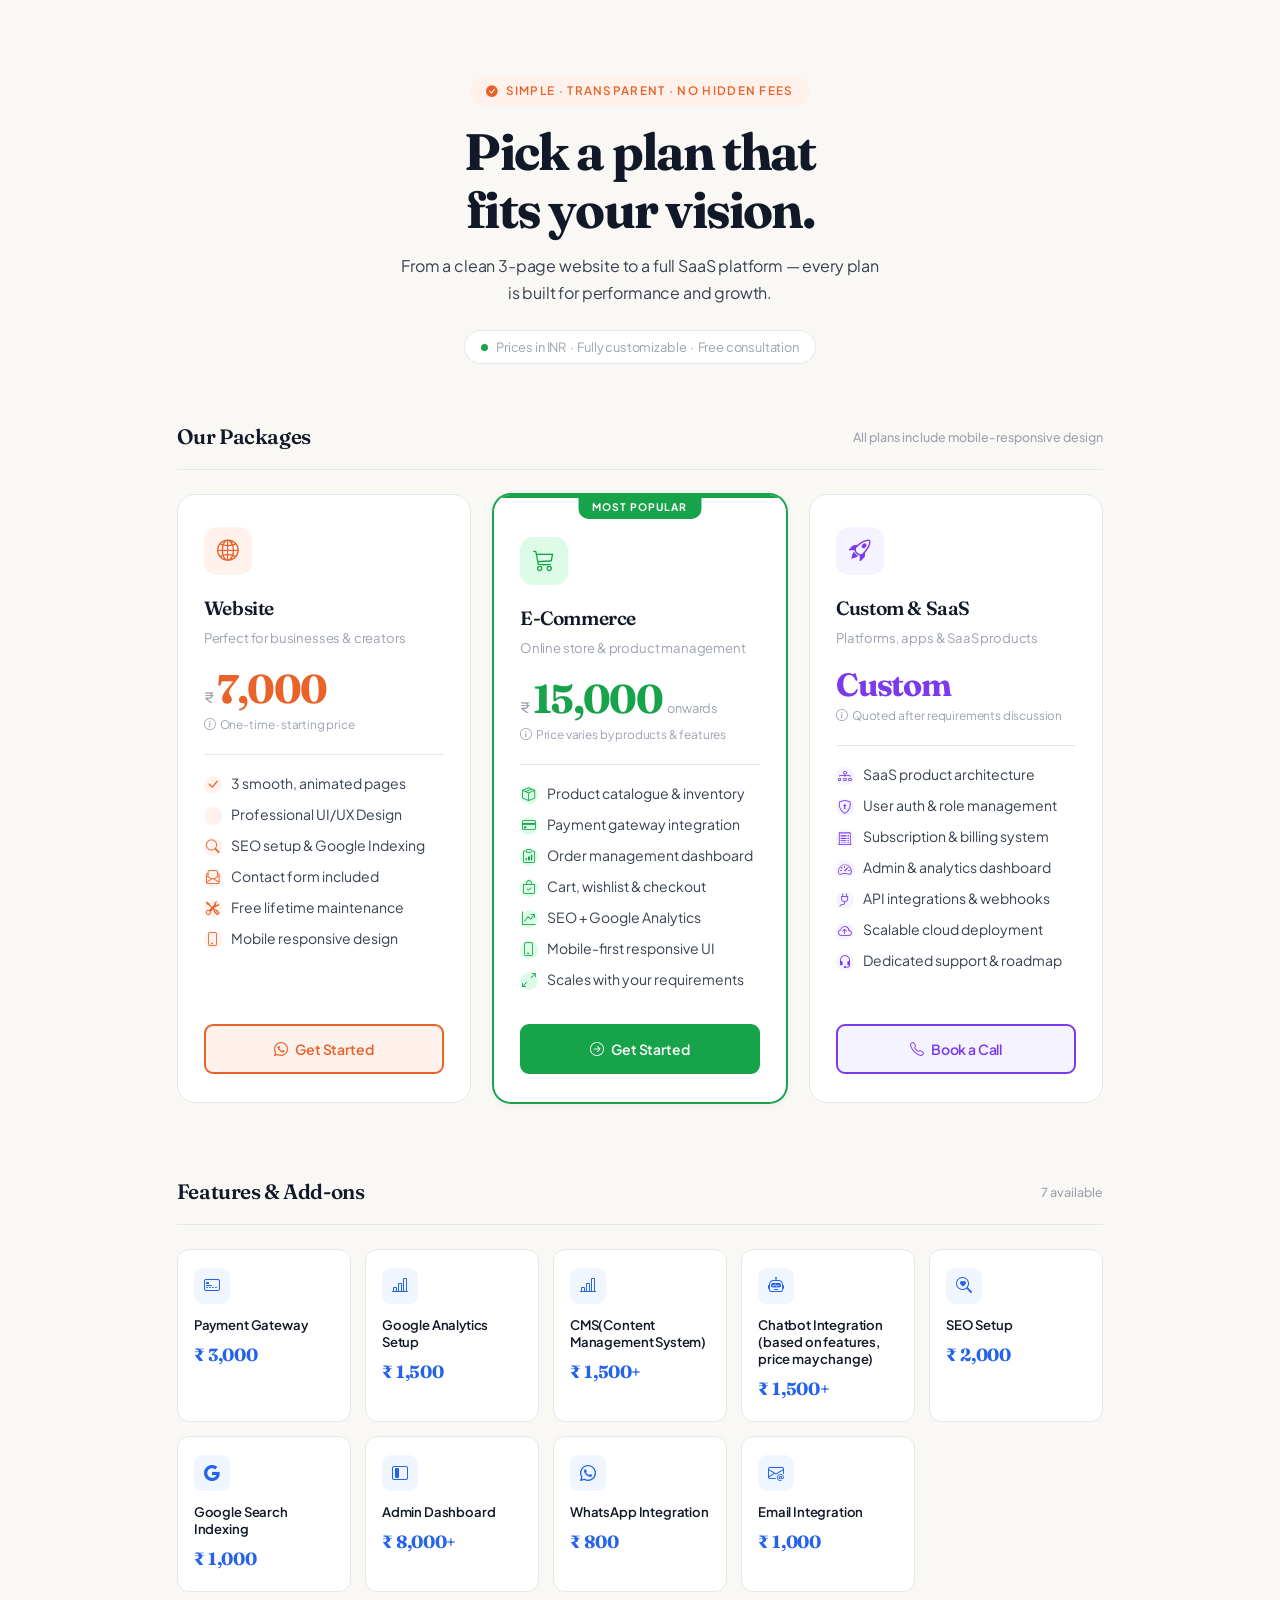
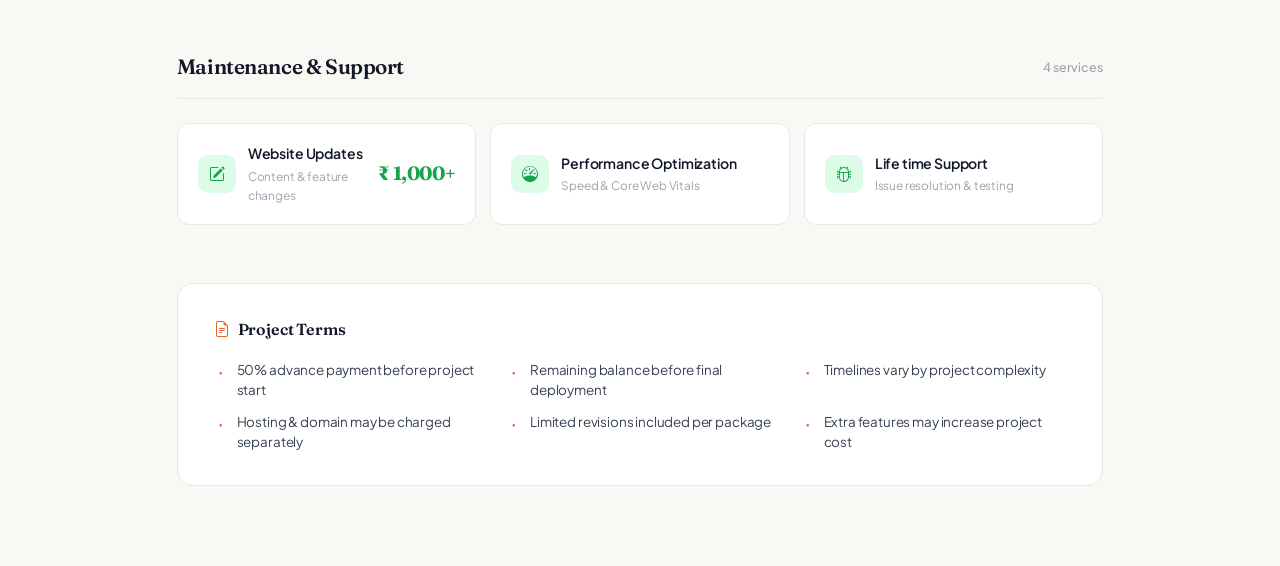
<file: pages/pricing.html>
<!DOCTYPE html>
<html lang="en">
<head>
<meta charset="UTF-8">
<meta name="viewport" content="width=device-width, initial-scale=1.0">
<title>Websiity — Pricing</title>
<link href="https://fonts.googleapis.com/css2?family=Fraunces:opsz,wght@9..144,400;9..144,600;9..144,700&family=Plus+Jakarta+Sans:wght@300;400;500;600;700&display=swap" rel="stylesheet">
<link rel="stylesheet" href="https://cdn.jsdelivr.net/npm/bootstrap-icons@1.11.3/font/bootstrap-icons.min.css">
<style>
:root {
  --cream: #faf8f4;
  --white: #ffffff;
  --ink: #111827;
  --ink-light: #374151;
  --ink-muted: #9ca3af;
  --border: #e5e7eb;
  --accent: #e8622a;
  --accent-light: #fff1eb;
  --accent-hover: #d4521c;
  --green: #16a34a;
  --green-light: #dcfce7;
  --blue: #2563eb;
  --blue-light: #eff6ff;
  --purple: #7c3aed;
  --purple-light: #f5f3ff;
  --shadow-sm: 0 1px 8px rgba(17,24,39,0.06);
  --shadow-lg: 0 20px 56px rgba(17,24,39,0.12);
}
* { margin:0; padding:0; box-sizing:border-box; }
body {
  font-family: 'Plus Jakarta Sans', sans-serif;
  background: var(--cream);
  color: var(--ink);
  line-height: 1.65;
  -webkit-font-smoothing: antialiased;
  letter-spacing: -0.01em;
}
header {
  background: var(--white);
  border-bottom: 1px solid var(--border);
  padding: 0 6%;
  position: sticky; top: 0; z-index: 100;
  display: flex; align-items: center; justify-content: space-between;
  height: 66px;
  box-shadow: var(--shadow-sm);
}
.logo { font-family: 'Fraunces', serif; font-size: 1.55rem; font-weight: 700; letter-spacing: -0.6px; color: var(--ink); }
.logo span { color: var(--accent); }
nav { display:flex; align-items:center; }
nav a { color: var(--ink-light); text-decoration: none; font-size: 0.875rem; font-weight: 500; margin-left: 1.8rem; letter-spacing: 0.01em; transition: color .2s; }
nav a:hover { color: var(--accent); }
.btn-nav { background: var(--accent); color: #fff !important; padding: .48rem 1.15rem; border-radius: 7px; font-weight: 600 !important; display: inline-flex; align-items: center; gap: 6px; }
.btn-nav:hover { background: var(--accent-hover) !important; }
.hero { text-align: center; padding: 76px 6% 56px; animation: fadeUp .55s ease both; }
.hero-tag { display: inline-flex; align-items: center; gap: 6px; background: var(--accent-light); color: var(--accent); font-size: .73rem; font-weight: 600; letter-spacing: 1.3px; text-transform: uppercase; padding: .32rem 1rem; border-radius: 50px; margin-bottom: 1.1rem; }
.hero h1 { font-family: 'Fraunces', serif; font-size: clamp(2.1rem, 5vw, 3.2rem); font-weight: 700; line-height: 1.13; margin-bottom: .9rem; letter-spacing: -0.035em; }
.hero p { color: var(--ink-light); font-size: 1rem; font-weight: 400; max-width: 490px; margin: 0 auto 1.5rem; }
.note-pill { display: inline-flex; align-items: center; gap: .5rem; background: var(--white); border: 1px solid var(--border); border-radius: 50px; padding: .35rem 1rem; font-size: .8rem; color: var(--ink-muted); }
.live-dot { width:7px; height:7px; background:var(--green); border-radius:50%; flex-shrink:0; }
.plans-wrap { max-width: 1080px; margin: 0 auto 72px; padding: 0 6%; animation: fadeUp .55s ease both; animation-delay:.1s; }
.section-title { font-family: 'Fraunces', serif; font-size: 1.3rem; font-weight: 600; letter-spacing: -0.02em; margin-bottom: 24px; padding-bottom: 14px; border-bottom: 1px solid var(--border); display: flex; align-items: center; justify-content: space-between; }
.section-title span { font-family: 'Plus Jakarta Sans', sans-serif; font-size: .78rem; color: var(--ink-muted); font-weight: 500; letter-spacing: 0; }
.plans-grid { display: grid; grid-template-columns: repeat(3, 1fr); gap: 22px; }
.plan-card { background: var(--white); border: 1.5px solid var(--border); border-radius: 18px; padding: 32px 26px 28px; position: relative; transition: transform .28s ease, box-shadow .28s ease, border-color .28s; display: flex; flex-direction: column; overflow: hidden; }
.plan-card::after { content: ''; position: absolute; top:0; left:0; right:0; height:3px; background: var(--plan-color); border-radius: 18px 18px 0 0; opacity: 0; transition: opacity .28s; }
.plan-card:hover { transform: translateY(-6px); box-shadow: var(--shadow-lg); border-color: transparent; }
.plan-card:hover::after { opacity:1; }
.plan-card.featured { border-color: var(--plan-color); box-shadow: 0 0 0 1px var(--plan-color), var(--shadow-sm); }
.plan-card.featured::after { opacity:1; }
.plan-badge { position: absolute; top: -1px; left: 50%; transform: translateX(-50%); background: var(--plan-color); color: #fff; font-size: .65rem; font-weight: 700; letter-spacing: 1px; text-transform: uppercase; padding: 4px 14px; border-radius: 0 0 10px 10px; white-space: nowrap; }
.plan-icon-wrap { width: 48px; height: 48px; border-radius: 13px; background: var(--plan-bg); display: flex; align-items:center; justify-content:center; margin-bottom: 18px; }
.plan-icon-wrap i { font-size: 1.35rem; color: var(--plan-color); }
.plan-name { font-family: 'Fraunces', serif; font-size: 1.2rem; font-weight: 600; margin-bottom: 3px; letter-spacing: -0.02em; color: var(--ink); }
.plan-sub { font-size: .82rem; color: var(--ink-muted); margin-bottom: 20px; font-weight:400; }
.plan-price-row { display: flex; align-items: baseline; gap: 3px; margin-bottom: 5px; }
.plan-cur { font-size: .9rem; color: var(--ink-muted); font-weight:500; }
.plan-amt { font-family: 'Fraunces', serif; font-size: 2.5rem; font-weight: 700; line-height: 1; color: var(--plan-color); letter-spacing: -0.04em; }
.plan-suffix { font-size: .8rem; color: var(--ink-muted); margin-left: 2px; }
.plan-note { font-size: .74rem; color: var(--ink-muted); margin-bottom: 20px; display: flex; align-items: center; gap: 4px; }
.plan-divider { height:1px; background:var(--border); margin-bottom:18px; }
.plan-features { list-style:none; flex:1; margin-bottom:24px; }
.plan-features li { display: flex; align-items: flex-start; gap: 9px; font-size: .875rem; color: var(--ink-light); margin-bottom: 10px; line-height: 1.45; letter-spacing: 0; }
.plan-features li i { font-size: .85rem; color: var(--plan-color); flex-shrink: 0; margin-top: 3px; background: var(--plan-bg); width: 18px; height: 18px; border-radius: 50%; display: flex; align-items:center; justify-content:center; }
.plan-btn { display: flex; align-items: center; justify-content: center; gap: 7px; text-decoration: none; padding: .72rem 1rem; border-radius: 9px; font-size: .875rem; font-weight: 600; border: 2px solid var(--plan-color); color: var(--plan-color); background: var(--plan-bg); transition: background .22s, color .22s; cursor: pointer; }
.plan-btn:hover, .plan-card.featured .plan-btn { background: var(--plan-color); color: #fff; }
.section-wrap { max-width: 1080px; margin: 0 auto 58px; padding: 0 6%; animation: fadeUp .55s ease both; }
.addon-grid { display: grid; grid-template-columns: repeat(auto-fill, minmax(170px, 1fr)); gap: 14px; }
.addon-card { background: var(--white); border: 1.5px solid var(--border); border-radius: 12px; padding: 18px 16px; transition: transform .24s, box-shadow .24s, border-color .24s; }
.addon-card:hover { transform: translateY(-3px); box-shadow: var(--shadow-lg); border-color: transparent; }
.addon-icon { width: 36px; height: 36px; border-radius: 9px; background: var(--blue-light); display: flex; align-items:center; justify-content:center; margin-bottom: 12px; }
.addon-icon i { font-size: 1rem; color: var(--blue); }
.addon-name { font-size:.82rem; font-weight:600; color:var(--ink); margin-bottom:7px; line-height:1.3; }
.addon-price { font-family: 'Fraunces', serif; font-size: 1.1rem; font-weight: 700; color: var(--blue); letter-spacing: -0.02em; }
.maint-grid { display: grid; grid-template-columns: repeat(auto-fill, minmax(225px,1fr)); gap: 14px; }
.maint-card { background: var(--white); border: 1.5px solid var(--border); border-radius: 12px; padding: 18px 20px; display: flex; align-items: center; justify-content: space-between; gap:12px; transition: transform .24s, box-shadow .24s, border-color .24s; }
.maint-card:hover { transform:translateY(-3px); box-shadow:var(--shadow-lg); border-color:transparent; }
.maint-left { display:flex; align-items:center; gap:12px; }
.maint-icon { width:38px; height:38px; border-radius:10px; background: var(--green-light); display:flex; align-items:center; justify-content:center; flex-shrink:0; }
.maint-icon i { font-size:1rem; color:var(--green); }
.maint-name { font-size:.88rem; font-weight:600; color:var(--ink); }
.maint-sub  { font-size:.74rem; color:var(--ink-muted); margin-top:1px; }
.maint-price { font-family:'Fraunces',serif; font-size:1.2rem; font-weight:700; color:var(--green); white-space:nowrap; text-align:right; letter-spacing:-0.02em; }
.maint-per { font-size:.68rem; color:var(--ink-muted); }
.terms-wrap { max-width:1080px; margin:0 auto 80px; padding:0 6%; }
.terms-box { background:var(--white); border:1.5px solid var(--border); border-radius:16px; padding:32px 36px; }
.terms-box h3 { font-family:'Fraunces',serif; font-size:1rem; font-weight:600; margin-bottom:18px; letter-spacing:-0.01em; display:flex; align-items:center; gap:8px; color:var(--ink); }
.terms-list { display:grid; grid-template-columns:1fr 1fr 1fr; gap:12px 28px; }
.term-item { display:flex; gap:9px; align-items:flex-start; font-size:.84rem; color:var(--ink-light); line-height:1.5; }
.term-item i { color:var(--accent); font-size:.85rem; flex-shrink:0; margin-top:3px; }
footer { text-align:center; padding:28px 6%; border-top:1px solid var(--border); background:var(--white); font-size:.8rem; color:var(--ink-muted); }
footer strong { font-family:'Fraunces',serif; color:var(--ink); font-size:.9rem; }
.footer-links { display:flex; justify-content:center; gap:1.5rem; margin-top:10px; }
.footer-links a { color:var(--ink-muted); text-decoration:none; font-size:.78rem; display:flex; align-items:center; gap:4px; }
.footer-links a:hover { color:var(--accent); }
@keyframes fadeUp { from { opacity:0; transform:translateY(20px); } to { opacity:1; transform:translateY(0); } }
@media(max-width:760px){ .plans-grid { grid-template-columns:1fr; } .terms-list { grid-template-columns:1fr; } nav a:not(.btn-nav){ display:none; } }
@media(max-width:500px){ .addon-grid { grid-template-columns:1fr 1fr; } .maint-grid { grid-template-columns:1fr; } }
</style>
</head>
<body>
<div class="hero">
  <div class="hero-tag"><i class="bi bi-check-circle-fill"></i> Simple · Transparent · No Hidden Fees</div>
  <h1>Pick a plan that<br>fits your vision.</h1>
  <p>From a clean 3-page website to a full SaaS platform — every plan is built for performance and growth.</p>
  <div class="note-pill"><span class="live-dot"></span> Prices in INR &nbsp;·&nbsp; Fully customizable &nbsp;·&nbsp; Free consultation</div>
</div>
<div class="plans-wrap">
  <div class="section-title">Our Packages <span>All plans include mobile-responsive design</span></div>
  <div class="plans-grid">
    <div class="plan-card" style="--plan-color:#e8622a;--plan-bg:#fff1eb;">
      <div class="plan-icon-wrap"><i class="bi bi-globe2"></i></div>
      <div class="plan-name">Website</div>
      <div class="plan-sub">Perfect for businesses &amp; creators</div>
      <div class="plan-price-row"><span class="plan-cur">₹</span><span class="plan-amt">7,000</span></div>
      <div class="plan-note"><i class="bi bi-info-circle"></i> One-time · starting price</div>
      <div class="plan-divider"></div>
      <ul class="plan-features">
        <li><i class="bi bi-check-lg"></i> 3 smooth, animated pages</li>
        <li><i class="bi bi-pen-lg"></i>Professional UI/UX Design</li>
<!-- <li><i class="bi bi-globe"></i> 1-year domain included (premium domains may inculude additional charges)</li>  -->
       <li><i class="bi bi-search"></i> SEO setup &amp; Google Indexing</li>
        <li><i class="bi bi-envelope-paper"></i> Contact form included</li>
        <li><i class="bi bi-tools"></i> Free lifetime maintenance</li>
        <li><i class="bi bi-phone"></i> Mobile responsive design</li>
        <!-- <li><i class="bi bi-whatsapp"></i> WhatsApp chat integration</li> -->
      </ul>
<a href="https://wa.me/918825722455" target="_blank" class="plan-btn">
    <i class="bi bi-whatsapp"></i> Get Started
</a>    </div>
    <div class="plan-card featured" style="--plan-color:#16a34a;--plan-bg:#dcfce7;">
      <div class="plan-badge">Most Popular</div>
      <div class="plan-icon-wrap" style="margin-top:10px;"><i class="bi bi-cart3"></i></div>
      <div class="plan-name">E-Commerce</div>
      <div class="plan-sub">Online store &amp; product management</div>
      <div class="plan-price-row"><span class="plan-cur">₹</span><span class="plan-amt">15,000</span><span class="plan-suffix">onwards</span></div>
      <div class="plan-note"><i class="bi bi-info-circle"></i> Price varies by products &amp; features</div>
      <div class="plan-divider"></div>
      <ul class="plan-features">
        <li><i class="bi bi-box-seam"></i> Product catalogue &amp; inventory</li>
        <li><i class="bi bi-credit-card"></i> Payment gateway integration</li>
        <li><i class="bi bi-clipboard-data"></i> Order management dashboard</li>
        <li><i class="bi bi-bag-check"></i> Cart, wishlist &amp; checkout</li>
        <li><i class="bi bi-graph-up-arrow"></i> SEO + Google Analytics</li>
        <li><i class="bi bi-phone"></i> Mobile-first responsive UI</li>
        <li><i class="bi bi-arrows-angle-expand"></i> Scales with your requirements</li>
      </ul>
      <a href="https://wa.me/918825722455" target="_blank" class="plan-btn"><i class="bi bi-arrow-right-circle"></i> Get Started</a>
    </div>
    <div class="plan-card" style="--plan-color:#7c3aed;--plan-bg:#f5f3ff;">
      <div class="plan-icon-wrap"><i class="bi bi-rocket-takeoff"></i></div>
      <div class="plan-name">Custom &amp; SaaS</div>
      <div class="plan-sub">Platforms, apps &amp; SaaS products</div>
      <div class="plan-price-row"><span class="plan-amt" style="font-size:2rem;">Custom</span></div>
      <div class="plan-note"><i class="bi bi-info-circle"></i> Quoted after requirements discussion</div>
      <div class="plan-divider"></div>
      <ul class="plan-features">
        <li><i class="bi bi-diagram-3"></i> SaaS product architecture</li>
        <li><i class="bi bi-shield-lock"></i> User auth &amp; role management</li>
        <li><i class="bi bi-receipt-cutoff"></i> Subscription &amp; billing system</li>
        <li><i class="bi bi-speedometer2"></i> Admin &amp; analytics dashboard</li>
        <li><i class="bi bi-plug"></i> API integrations &amp; webhooks</li>
        <li><i class="bi bi-cloud-arrow-up"></i> Scalable cloud deployment</li>
        <li><i class="bi bi-headset"></i> Dedicated support &amp; roadmap</li>
      </ul>
      <a href="https://wa.me/918825722455" target="_blank" class="plan-btn"><i class="bi bi-telephone"></i> Book a Call</a>
    </div>
  </div>
</div>
<div class="section-wrap">
  <div class="section-title">Features &amp; Add-ons <span>7 available</span></div>
  <div class="addon-grid">
    <div class="addon-card"><div class="addon-icon"><i class="bi bi-credit-card-2-front"></i></div><div class="addon-name">Payment Gateway</div><div class="addon-price">₹ 3,000</div></div>
    <div class="addon-card"><div class="addon-icon"><i class="bi bi-bar-chart-line"></i></div><div class="addon-name">Google Analytics Setup</div><div class="addon-price">₹ 1,500</div></div>
    <div class="addon-card"><div class="addon-icon"><i class="bi bi-bar-chart-line"></i></div><div class="addon-name">CMS(Content Management System)</div><div class="addon-price">₹ 1,500+</div></div>
<div class="addon-card">
    <div class="addon-icon">
        <i class="bi bi-robot"></i>
    </div>
    <div class="addon-name">Chatbot Integration (based on features, price may change)</div>
    <div class="addon-price">₹ 1,500+ </div>
</div>    <div class="addon-card"><div class="addon-icon"><i class="bi bi-search-heart"></i></div><div class="addon-name">SEO Setup</div><div class="addon-price">₹ 2,000</div></div>
    <div class="addon-card"><div class="addon-icon"><i class="bi bi-google"></i></div><div class="addon-name">Google Search Indexing</div><div class="addon-price">₹ 1,000</div></div>
    <div class="addon-card"><div class="addon-icon"><i class="bi bi-layout-sidebar-inset"></i></div><div class="addon-name">Admin Dashboard</div><div class="addon-price">₹ 8,000+</div></div>
    <div class="addon-card"><div class="addon-icon"><i class="bi bi-whatsapp"></i></div><div class="addon-name">WhatsApp Integration</div><div class="addon-price">₹ 800</div></div>
    <div class="addon-card"><div class="addon-icon"><i class="bi bi-envelope-at"></i></div><div class="addon-name">Email Integration</div><div class="addon-price">₹ 1,000</div></div>
  </div>
</div>
<div class="section-wrap">
  <div class="section-title">Maintenance &amp; Support <span>4 services</span></div>
  <div class="maint-grid">
    <!-- <div class="maint-card"><div class="maint-left"><div class="maint-icon"><i class="bi bi-arrow-repeat"></i></div><div><div class="maint-name">Monthly Maintenance</div><div class="maint-sub">Ongoing updates &amp; support</div></div></div><div><div class="maint-price">₹ 2,000</div><div class="maint-per">/month</div></div></div> -->
    <div class="maint-card"><div class="maint-left"><div class="maint-icon"><i class="bi bi-pencil-square"></i></div><div><div class="maint-name">Website Updates</div><div class="maint-sub">Content &amp; feature changes</div></div></div><div class="maint-price">₹ 1,000+</div></div>
    <div class="maint-card"><div class="maint-left"><div class="maint-icon"><i class="bi bi-speedometer"></i></div><div><div class="maint-name">Performance Optimization</div><div class="maint-sub">Speed &amp; Core Web Vitals</div></div></div><div class="maint-price"> </div></div>
    <div class="maint-card"><div class="maint-left"><div class="maint-icon"><i class="bi bi-bug"></i></div><div><div class="maint-name">Life time Support</div><div class="maint-sub">Issue resolution &amp; testing</div></div></div><div class="maint-price"></div></div>
  </div>
</div>
<div class="terms-wrap">
  <div class="terms-box">
    <h3><i class="bi bi-file-earmark-text" style="color:var(--accent);"></i> Project Terms</h3>
    <div class="terms-list">
      <div class="term-item"><i class="bi bi-dot"></i>50% advance payment before project start</div>
      <div class="term-item"><i class="bi bi-dot"></i>Remaining balance before final deployment</div>
      <div class="term-item"><i class="bi bi-dot"></i>Timelines vary by project complexity</div>
      <div class="term-item"><i class="bi bi-dot"></i>Hosting &amp; domain may be charged separately</div>
      <div class="term-item"><i class="bi bi-dot"></i>Limited revisions included per package</div>
      <div class="term-item"><i class="bi bi-dot"></i>Extra features may increase project cost</div>
    </div>
  </div>
</div>
<!-- <footer>
  <strong>Websiity</strong><br>
  Modern websites built for design, performance, scalability &amp; growth.<br>
  <div class="footer-links">
    <a href="#"><i class="bi bi-envelope"></i> hello@websiity.com</a>
    <a href="#"><i class="bi bi-whatsapp"></i> WhatsApp</a>
    <a href="#"><i class="bi bi-instagram"></i> Instagram</a>
    <a href="#"><i class="bi bi-linkedin"></i> LinkedIn</a>
  </div>
  <div style="margin-top:12px;">© 2025 Websiity. All prices in INR and subject to change.</div>
</footer> -->
</body>
</html>
</file>
